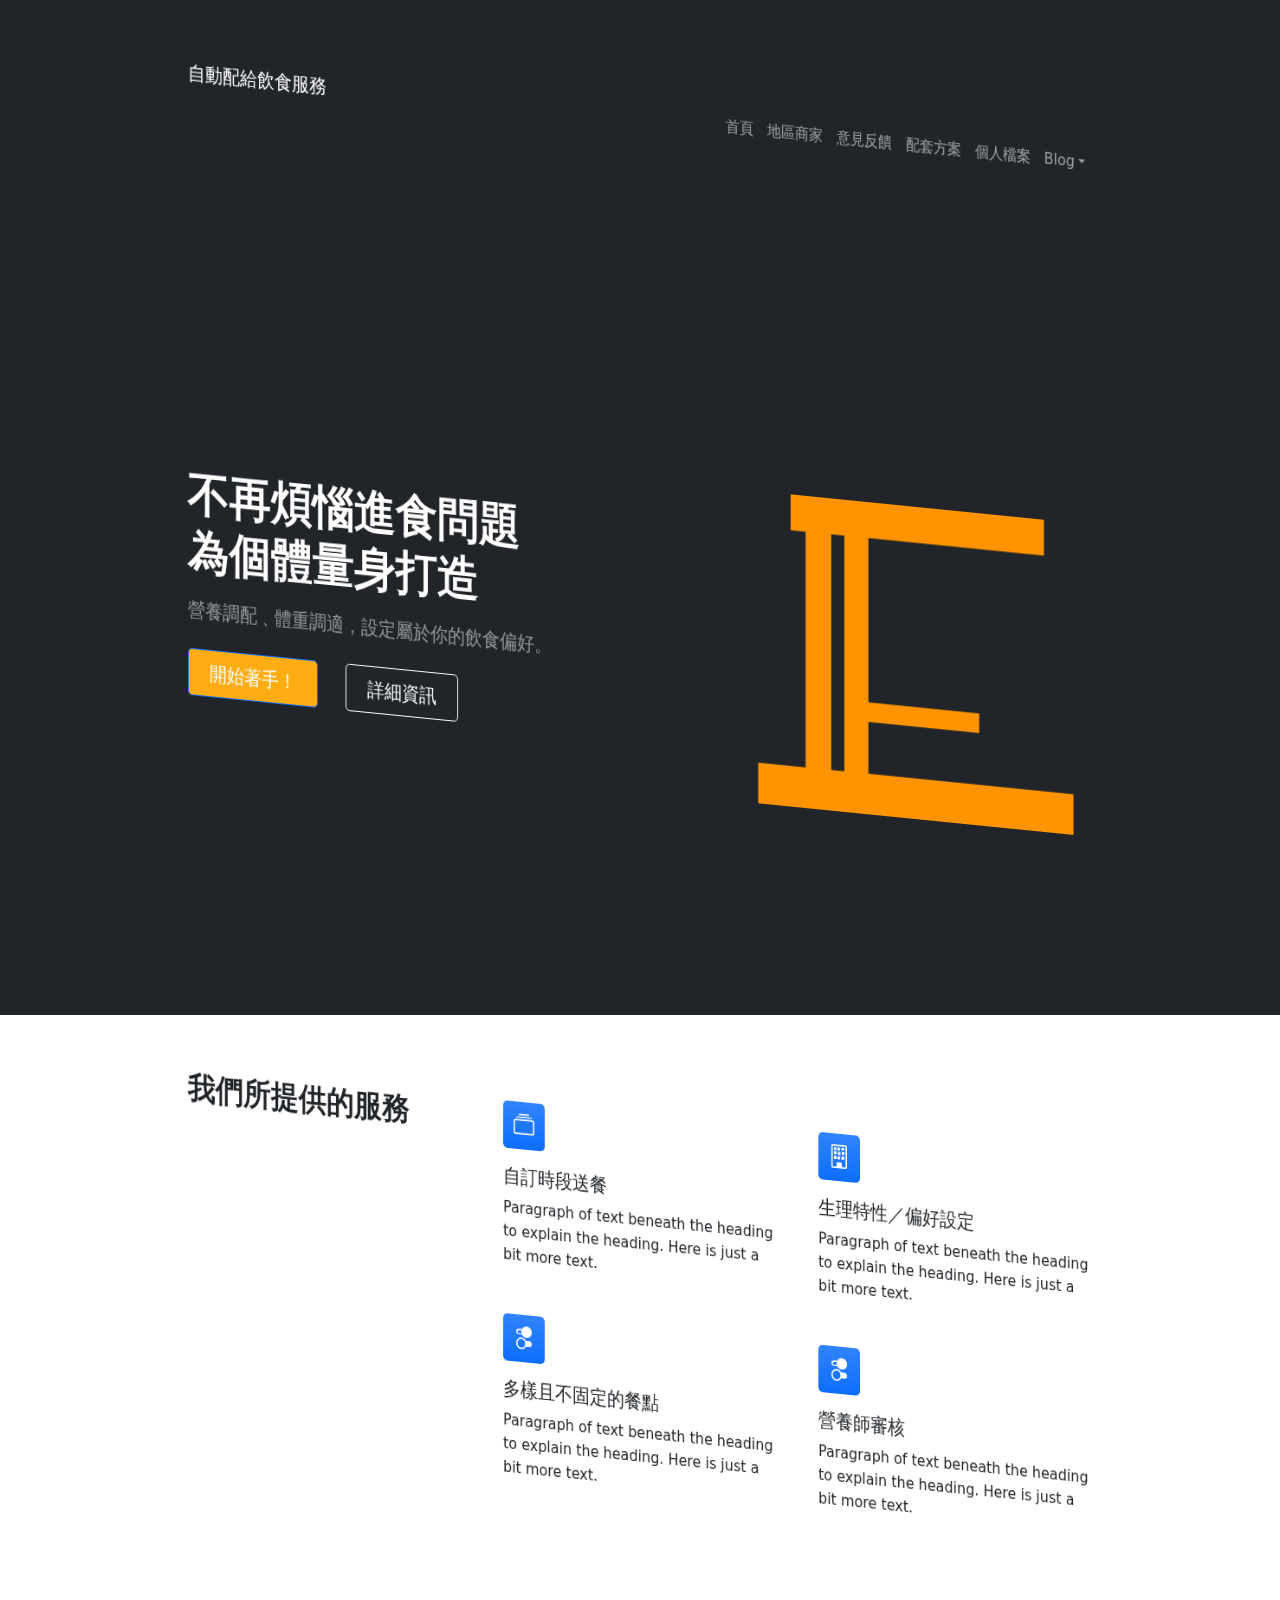
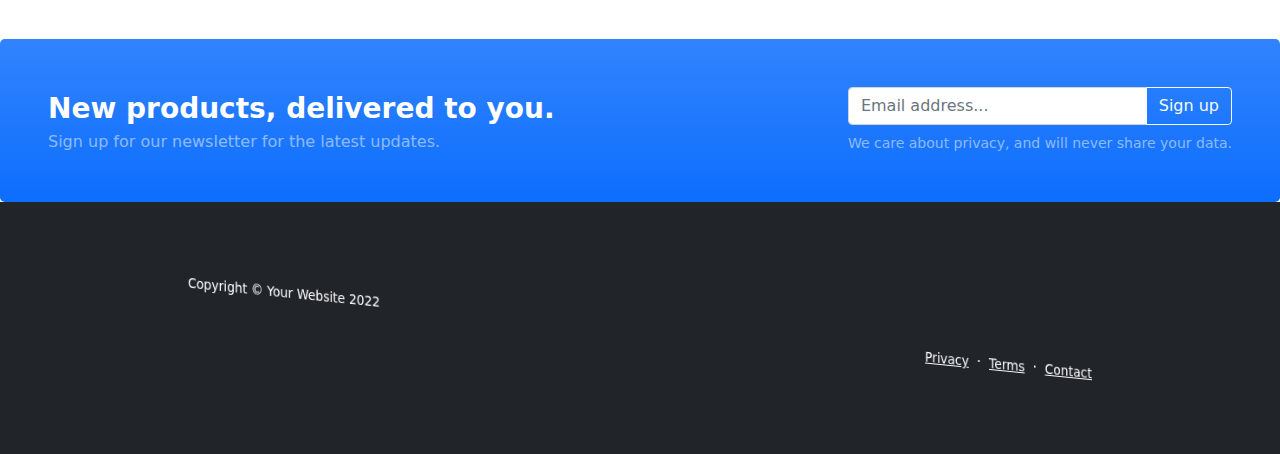
<file: index.html>
<!DOCTYPE html>
<html lang="en">
    <head>
        <meta charset="utf-8" />
        <meta name="viewport" content="width=device-width, initial-scale=1, shrink-to-fit=no" />
        <meta name="description" content="make your own diet " />
		<meta name="keywords" content="happy new year,food,breakfast,lunch,dinner,auto,tailor-made,personal,convenience,nice,
		good,great,best,excellent,wonderful,morning,evening" />
        <meta name="author" content="" />
        <title>自動給食</title>
        <!-- Favicon-->
        <link rel="icon" type="image/x-icon" href="image/ka.png" />
        <!-- Bootstrap icons-->
        <link href="https://cdn.jsdelivr.net/npm/bootstrap-icons@1.5.0/font/bootstrap-icons.css" rel="stylesheet" />
        <!-- Core theme CSS (includes Bootstrap)-->
        <link href="css/styles.css" rel="stylesheet" />
    </head>
    <body class="d-flex flex-column h-100">
        <main class="flex-shrink-0">
            <!-- Navigation-->
            <nav class="navbar navbar-expand-lg navbar-dark bg-dark">
                <div class="container px-5">
                    <a class="navbar-brand" href="index.html">自動配給飲食服務</a>
                    <button class="navbar-toggler" type="button" data-bs-toggle="collapse" data-bs-target="#navbarSupportedContent" aria-controls="navbarSupportedContent" aria-expanded="false" aria-label="Toggle navigation"><span class="navbar-toggler-icon"></span></button>
                    <div class="collapse navbar-collapse" id="navbarSupportedContent">
                        <ul class="navbar-nav ms-auto mb-2 mb-lg-0">
                            <li class="nav-item"><a class="nav-link" href="index.html">首頁</a></li>
                            <li class="nav-item"><a class="nav-link" href="about.html">地區商家</a></li>
                            <li class="nav-item"><a class="nav-link" href="contact.html">意見反饋</a></li>
                            <li class="nav-item"><a class="nav-link" href="pricing.html">配套方案</a></li>
                            <li class="nav-item"><a class="nav-link" href="portfolio-overview.html">個人檔案</a></li>
                            <li class="nav-item dropdown">
                                <a class="nav-link dropdown-toggle" id="navbarDropdownBlog" href="#" role="button" data-bs-toggle="dropdown" aria-expanded="false">Blog</a>
                                <ul class="dropdown-menu dropdown-menu-end" aria-labelledby="navbarDropdownBlog">
                                    <li><a class="dropdown-item" href="blog-home.html">Blog Home</a></li>
                                    <li><a class="dropdown-item" href="blog-post.html">Blog Post</a></li>
                                </ul>
                            </li>
                                                                                            
									
                                </ul>
                            </li>
                        </ul>
                    </div>
                </div>
            </nav>
            <!-- Header-->
            <header class="bg-dark py-5">
                <div class="container px-5">
                    <div class="row gx-5 align-items-center justify-content-center">
                        <div class="col-lg-8 col-xl-7 col-xxl-6">
                            <div class="my-5 text-center text-xl-start">
                                <h1 class="display-5 fw-bolder text-white mb-2">不再煩惱進食問題 <p>為個體量身打造</h1>
                                <p class="lead fw-normal text-white-50 mb-4">營養調配﹑體重調適，設定屬於你的飲食偏好。</p>
                                <div class="d-grid gap-3 d-sm-flex justify-content-sm-center justify-content-xl-start">
                                    <a class="btn btn-primary btn-lg px-4 me-sm-3" href="login.html" style="background-color: #FFAC12">開始著手！</a>
                                    <a class="btn btn-outline-light btn-lg px-4" href="#!">詳細資訊</a>
                                </div>
                            </div>
                        </div>
                        <div class="col-xl-5 col-xxl-6 d-none d-xl-block text-center"><img class="img-fluid rounded-3 my-5" src="image/ka.png" alt="新年快樂" /></div>
                    </div>
                </div>
            </header>
            <!-- Features section-->
            <section class="py-5" id="features">
                <div class="container px-5 my-5">
                    <div class="row gx-5">
                        <div class="col-lg-4 mb-5 mb-lg-0"><h2 class="fw-bolder mb-0">我們所提供的服務</h2></div>
                        <div class="col-lg-8">
                            <div class="row gx-5 row-cols-1 row-cols-md-2">
                                <div class="col mb-5 h-100">
                                    <div class="feature bg-primary bg-gradient text-white rounded-3 mb-3"><i class="bi bi-collection"></i></div>
                                    <h2 class="h5">自訂時段送餐</h2>
                                    <p class="mb-0">Paragraph of text beneath the heading to explain the heading. Here is just a bit more text.</p>
                                </div>
                                <div class="col mb-5 h-100">
                                    <div class="feature bg-primary bg-gradient text-white rounded-3 mb-3"><i class="bi bi-building"></i></div>
                                    <h2 class="h5">生理特性／偏好設定</h2>
                                    <p class="mb-0">Paragraph of text beneath the heading to explain the heading. Here is just a bit more text.</p>
                                </div>
                                <div class="col mb-5 mb-md-0 h-100">
                                    <div class="feature bg-primary bg-gradient text-white rounded-3 mb-3"><i class="bi bi-toggles2"></i></div>
                                    <h2 class="h5">多樣且不固定的餐點</h2>
                                    <p class="mb-0">Paragraph of text beneath the heading to explain the heading. Here is just a bit more text.</p>
                                </div>
                                <div class="col h-100">
                                    <div class="feature bg-primary bg-gradient text-white rounded-3 mb-3"><i class="bi bi-toggles2"></i></div>
                                    <h2 class="h5">營養師審核</h2>
                                    <p class="mb-0">Paragraph of text beneath the heading to explain the heading. Here is just a bit more text.</p>
                                </div>
                            </div>
                        </div>
                    </div>
                </div>
            </section>

                    <!-- Call to action-->
                    <aside class="bg-primary bg-gradient rounded-3 p-4 p-sm-5 mt-5">
                        <div class="d-flex align-items-center justify-content-between flex-column flex-xl-row text-center text-xl-start">
                            <div class="mb-4 mb-xl-0">
                                <div class="fs-3 fw-bold text-white">New products, delivered to you.</div>
                                <div class="text-white-50">Sign up for our newsletter for the latest updates.</div>
                            </div>
                            <div class="ms-xl-4">
                                <div class="input-group mb-2">
                                    <input class="form-control" type="text" placeholder="Email address..." aria-label="Email address..." aria-describedby="button-newsletter" />
                                    <button class="btn btn-outline-light" id="button-newsletter" type="button">Sign up</button>
                                </div>
                                <div class="small text-white-50">We care about privacy, and will never share your data.</div>
                            </div>
                        </div>
                    </aside>
                </div>
            </section>
        </main>
        <!-- Footer-->
        <footer class="bg-dark py-4 mt-auto">
            <div class="container px-5">
                <div class="row align-items-center justify-content-between flex-column flex-sm-row">
                    <div class="col-auto"><div class="small m-0 text-white">Copyright &copy; Your Website 2022</div></div>
                    <div class="col-auto">
                        <a class="link-light small" href="#!">Privacy</a>
                        <span class="text-white mx-1">&middot;</span>
                        <a class="link-light small" href="#!">Terms</a>
                        <span class="text-white mx-1">&middot;</span>
                        <a class="link-light small" href="#!">Contact</a>
                    </div>
                </div>
            </div>
        </footer>
        <!-- Bootstrap core JS-->
        <script src="https://cdn.jsdelivr.net/npm/bootstrap@5.1.3/dist/js/bootstrap.bundle.min.js"></script>
        <!-- Core theme JS-->
        <script src="js/scripts.js"></script>
    </body>
</html>
</file>
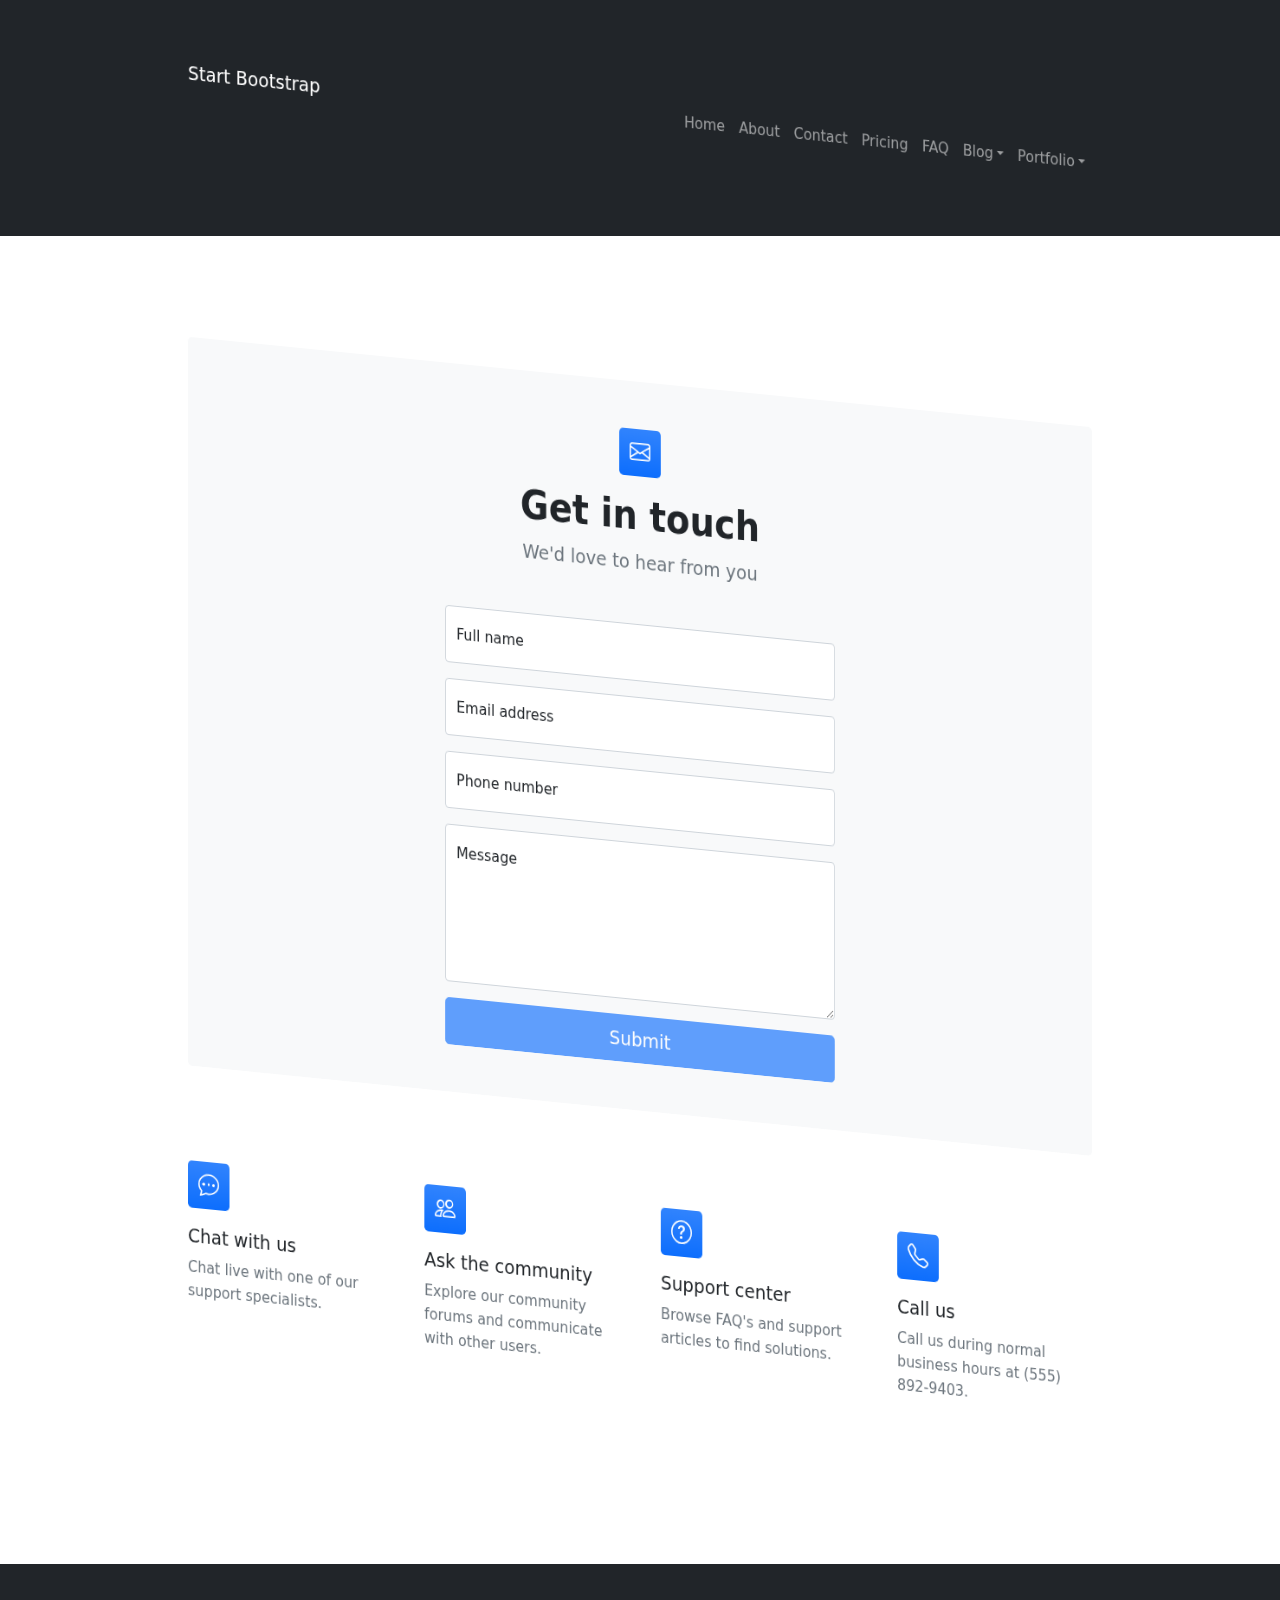
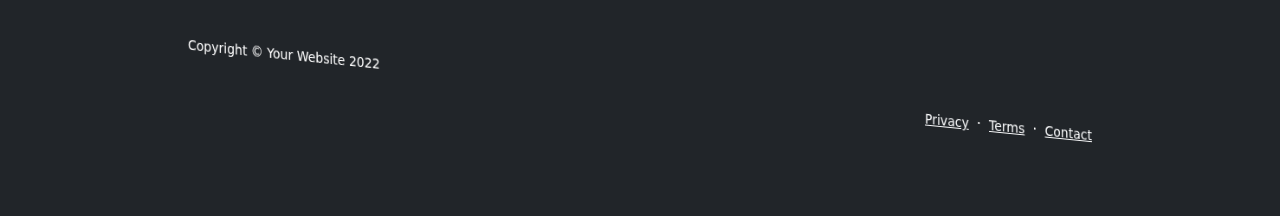
<file: contact.html>
<!DOCTYPE html>
<html lang="en">
    <head>
        <meta charset="utf-8" />
        <meta name="viewport" content="width=device-width, initial-scale=1, shrink-to-fit=no" />
        <meta name="description" content />
        <meta name="author" content />
        <title>Modern Business - Start Bootstrap Template</title>
        <!-- Favicon-->
        <link rel="icon" type="image/x-icon" href="assets/favicon.ico" />
        <!-- Bootstrap icons-->
        <link href="https://cdn.jsdelivr.net/npm/bootstrap-icons@1.5.0/font/bootstrap-icons.css" rel="stylesheet" />
        <!-- Core theme CSS (includes Bootstrap)-->
        <link href="css/styles.css" rel="stylesheet" />
    </head>
    <body class="d-flex flex-column">
        <main class="flex-shrink-0">
            <!-- Navigation-->
            <nav class="navbar navbar-expand-lg navbar-dark bg-dark">
                <div class="container px-5">
                    <a class="navbar-brand" href="index.html">Start Bootstrap</a>
                    <button class="navbar-toggler" type="button" data-bs-toggle="collapse" data-bs-target="#navbarSupportedContent" aria-controls="navbarSupportedContent" aria-expanded="false" aria-label="Toggle navigation"><span class="navbar-toggler-icon"></span></button>
                    <div class="collapse navbar-collapse" id="navbarSupportedContent">
                        <ul class="navbar-nav ms-auto mb-2 mb-lg-0">
                            <li class="nav-item"><a class="nav-link" href="index.html">Home</a></li>
                            <li class="nav-item"><a class="nav-link" href="about.html">About</a></li>
                            <li class="nav-item"><a class="nav-link" href="contact.html">Contact</a></li>
                            <li class="nav-item"><a class="nav-link" href="pricing.html">Pricing</a></li>
                            <li class="nav-item"><a class="nav-link" href="faq.html">FAQ</a></li>
                            <li class="nav-item dropdown">
                                <a class="nav-link dropdown-toggle" id="navbarDropdownBlog" href="#" role="button" data-bs-toggle="dropdown" aria-expanded="false">Blog</a>
                                <ul class="dropdown-menu dropdown-menu-end" aria-labelledby="navbarDropdownBlog">
                                    <li><a class="dropdown-item" href="blog-home.html">Blog Home</a></li>
                                    <li><a class="dropdown-item" href="blog-post.html">Blog Post</a></li>
                                </ul>
                            </li>
                            <li class="nav-item dropdown">
                                <a class="nav-link dropdown-toggle" id="navbarDropdownPortfolio" href="#" role="button" data-bs-toggle="dropdown" aria-expanded="false">Portfolio</a>
                                <ul class="dropdown-menu dropdown-menu-end" aria-labelledby="navbarDropdownPortfolio">
                                    <li><a class="dropdown-item" href="portfolio-overview.html">Portfolio Overview</a></li>
                                    <li><a class="dropdown-item" href="portfolio-item.html">Portfolio Item</a></li>
                                </ul>
                            </li>
                        </ul>
                    </div>
                </div>
            </nav>
            <!-- Page content-->
            <section class="py-5">
                <div class="container px-5">
                    <!-- Contact form-->
                    <div class="bg-light rounded-3 py-5 px-4 px-md-5 mb-5">
                        <div class="text-center mb-5">
                            <div class="feature bg-primary bg-gradient text-white rounded-3 mb-3"><i class="bi bi-envelope"></i></div>
                            <h1 class="fw-bolder">Get in touch</h1>
                            <p class="lead fw-normal text-muted mb-0">We'd love to hear from you</p>
                        </div>
                        <div class="row gx-5 justify-content-center">
                            <div class="col-lg-8 col-xl-6">
                                <!-- * * * * * * * * * * * * * * *-->
                                <!-- * * SB Forms Contact Form * *-->
                                <!-- * * * * * * * * * * * * * * *-->
                                <!-- This form is pre-integrated with SB Forms.-->
                                <!-- To make this form functional, sign up at-->
                                <!-- https://startbootstrap.com/solution/contact-forms-->
                                <!-- to get an API token!-->
                                <form id="contactForm" data-sb-form-api-token="API_TOKEN">
                                    <!-- Name input-->
                                    <div class="form-floating mb-3">
                                        <input class="form-control" id="name" type="text" placeholder="Enter your name..." data-sb-validations="required" />
                                        <label for="name">Full name</label>
                                        <div class="invalid-feedback" data-sb-feedback="name:required">A name is required.</div>
                                    </div>
                                    <!-- Email address input-->
                                    <div class="form-floating mb-3">
                                        <input class="form-control" id="email" type="email" placeholder="name@example.com" data-sb-validations="required,email" />
                                        <label for="email">Email address</label>
                                        <div class="invalid-feedback" data-sb-feedback="email:required">An email is required.</div>
                                        <div class="invalid-feedback" data-sb-feedback="email:email">Email is not valid.</div>
                                    </div>
                                    <!-- Phone number input-->
                                    <div class="form-floating mb-3">
                                        <input class="form-control" id="phone" type="tel" placeholder="(123) 456-7890" data-sb-validations="required" />
                                        <label for="phone">Phone number</label>
                                        <div class="invalid-feedback" data-sb-feedback="phone:required">A phone number is required.</div>
                                    </div>
                                    <!-- Message input-->
                                    <div class="form-floating mb-3">
                                        <textarea class="form-control" id="message" type="text" placeholder="Enter your message here..." style="height: 10rem" data-sb-validations="required"></textarea>
                                        <label for="message">Message</label>
                                        <div class="invalid-feedback" data-sb-feedback="message:required">A message is required.</div>
                                    </div>
                                    <!-- Submit success message-->
                                    <!---->
                                    <!-- This is what your users will see when the form-->
                                    <!-- has successfully submitted-->
                                    <div class="d-none" id="submitSuccessMessage">
                                        <div class="text-center mb-3">
                                            <div class="fw-bolder">Form submission successful!</div>
                                            To activate this form, sign up at
                                            <br />
                                            <a href="https://startbootstrap.com/solution/contact-forms">https://startbootstrap.com/solution/contact-forms</a>
                                        </div>
                                    </div>
                                    <!-- Submit error message-->
                                    <!---->
                                    <!-- This is what your users will see when there is-->
                                    <!-- an error submitting the form-->
                                    <div class="d-none" id="submitErrorMessage"><div class="text-center text-danger mb-3">Error sending message!</div></div>
                                    <!-- Submit Button-->
                                    <div class="d-grid"><button class="btn btn-primary btn-lg disabled" id="submitButton" type="submit">Submit</button></div>
                                </form>
                            </div>
                        </div>
                    </div>
                    <!-- Contact cards-->
                    <div class="row gx-5 row-cols-2 row-cols-lg-4 py-5">
                        <div class="col">
                            <div class="feature bg-primary bg-gradient text-white rounded-3 mb-3"><i class="bi bi-chat-dots"></i></div>
                            <div class="h5 mb-2">Chat with us</div>
                            <p class="text-muted mb-0">Chat live with one of our support specialists.</p>
                        </div>
                        <div class="col">
                            <div class="feature bg-primary bg-gradient text-white rounded-3 mb-3"><i class="bi bi-people"></i></div>
                            <div class="h5">Ask the community</div>
                            <p class="text-muted mb-0">Explore our community forums and communicate with other users.</p>
                        </div>
                        <div class="col">
                            <div class="feature bg-primary bg-gradient text-white rounded-3 mb-3"><i class="bi bi-question-circle"></i></div>
                            <div class="h5">Support center</div>
                            <p class="text-muted mb-0">Browse FAQ's and support articles to find solutions.</p>
                        </div>
                        <div class="col">
                            <div class="feature bg-primary bg-gradient text-white rounded-3 mb-3"><i class="bi bi-telephone"></i></div>
                            <div class="h5">Call us</div>
                            <p class="text-muted mb-0">Call us during normal business hours at (555) 892-9403.</p>
                        </div>
                    </div>
                </div>
            </section>
        </main>
        <!-- Footer-->
        <footer class="bg-dark py-4 mt-auto">
            <div class="container px-5">
                <div class="row align-items-center justify-content-between flex-column flex-sm-row">
                    <div class="col-auto"><div class="small m-0 text-white">Copyright &copy; Your Website 2022</div></div>
                    <div class="col-auto">
                        <a class="link-light small" href="#!">Privacy</a>
                        <span class="text-white mx-1">&middot;</span>
                        <a class="link-light small" href="#!">Terms</a>
                        <span class="text-white mx-1">&middot;</span>
                        <a class="link-light small" href="#!">Contact</a>
                    </div>
                </div>
            </div>
        </footer>
        <!-- Bootstrap core JS-->
        <script src="https://cdn.jsdelivr.net/npm/bootstrap@5.1.3/dist/js/bootstrap.bundle.min.js"></script>
        <!-- Core theme JS-->
        <script src="js/scripts.js"></script>
        <!-- * * * * * * * * * * * * * * * * * * * * * * * * * * * * * * * * * * * * * * * *-->
        <!-- * *                               SB Forms JS                               * *-->
        <!-- * * Activate your form at https://startbootstrap.com/solution/contact-forms * *-->
        <!-- * * * * * * * * * * * * * * * * * * * * * * * * * * * * * * * * * * * * * * * *-->
        <script src="https://cdn.startbootstrap.com/sb-forms-latest.js"></script>
    </body>
</html>
</file>
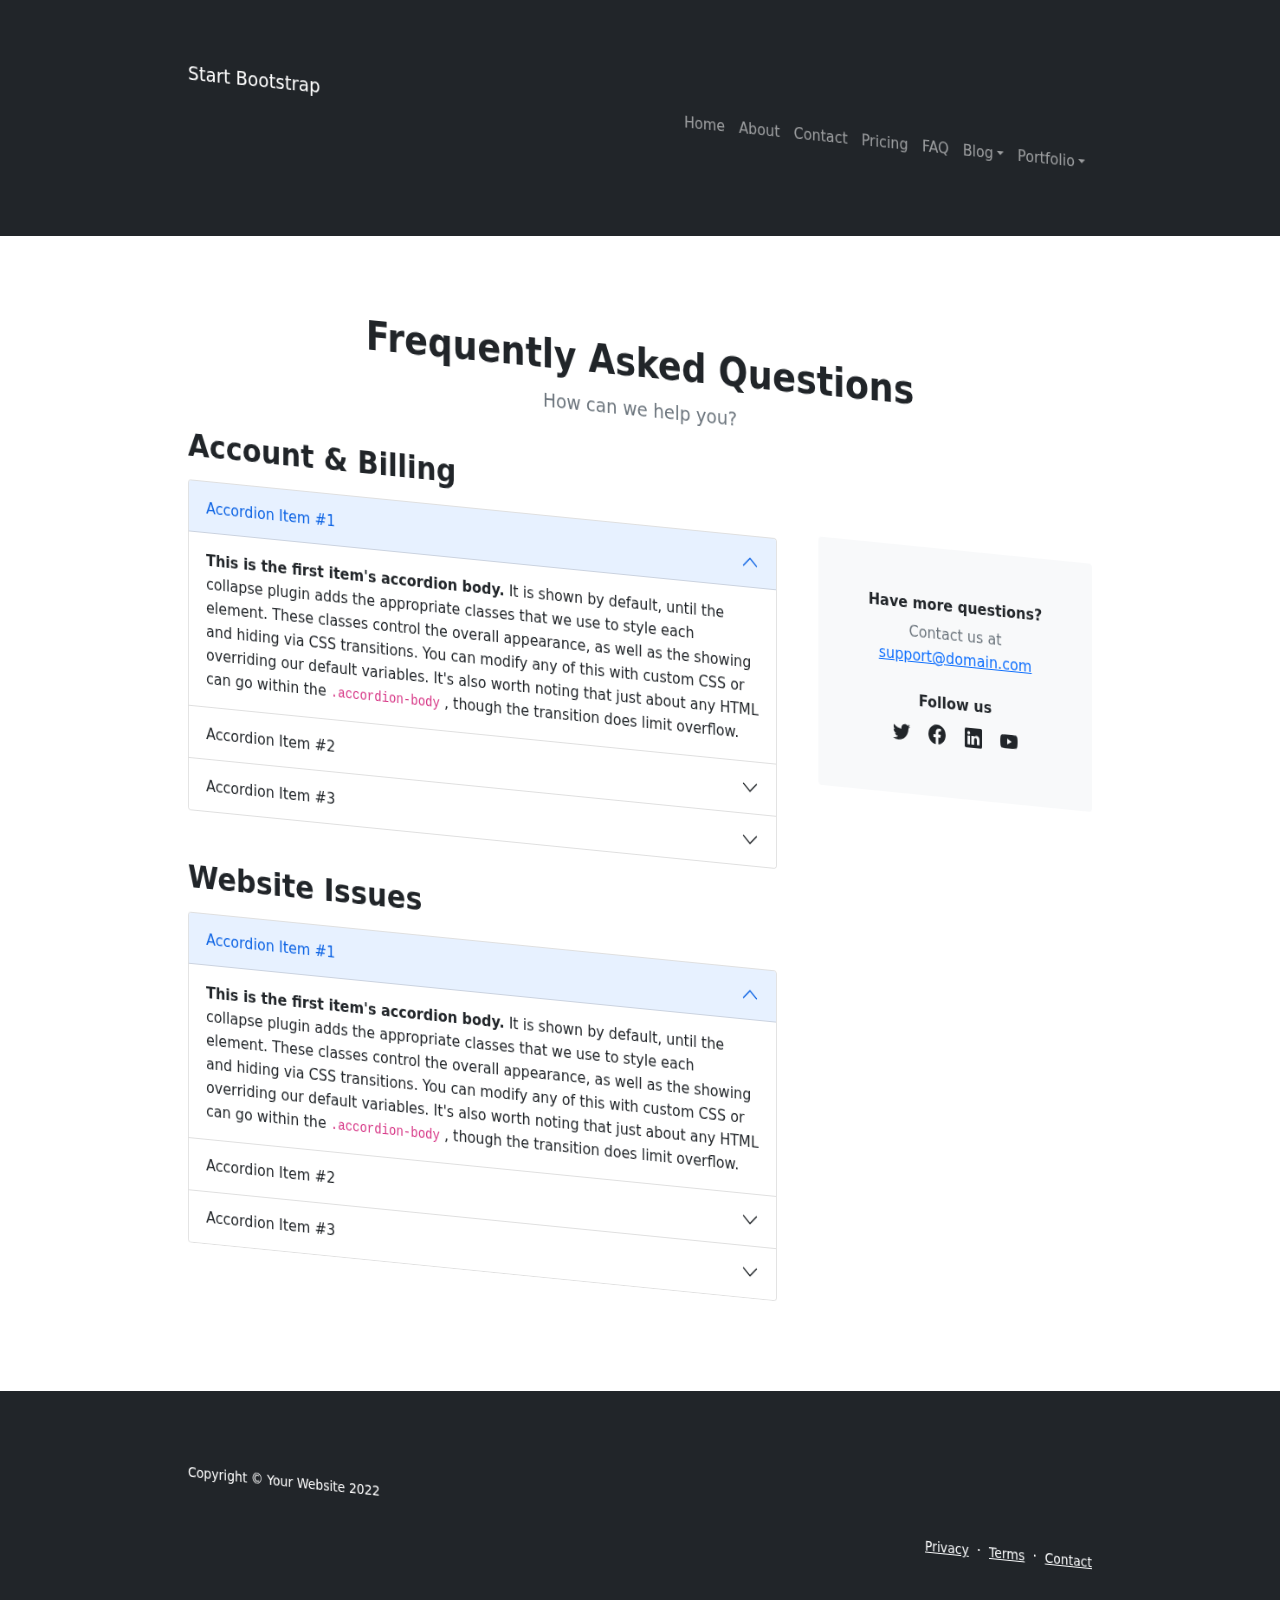
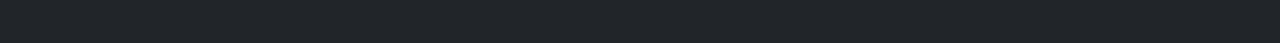
<file: faq.html>
<!DOCTYPE html>
<html lang="en">
    <head>
        <meta charset="utf-8" />
        <meta name="viewport" content="width=device-width, initial-scale=1, shrink-to-fit=no" />
        <meta name="description" content="" />
        <meta name="author" content="" />
        <title>Modern Business - Start Bootstrap Template</title>
        <!-- Favicon-->
        <link rel="icon" type="image/x-icon" href="assets/favicon.ico" />
        <!-- Bootstrap icons-->
        <link href="https://cdn.jsdelivr.net/npm/bootstrap-icons@1.5.0/font/bootstrap-icons.css" rel="stylesheet" />
        <!-- Core theme CSS (includes Bootstrap)-->
        <link href="css/styles.css" rel="stylesheet" />
    </head>
    <body class="d-flex flex-column h-100">
        <main class="flex-shrink-0">
            <!-- Navigation-->
            <nav class="navbar navbar-expand-lg navbar-dark bg-dark">
                <div class="container px-5">
                    <a class="navbar-brand" href="index.html">Start Bootstrap</a>
                    <button class="navbar-toggler" type="button" data-bs-toggle="collapse" data-bs-target="#navbarSupportedContent" aria-controls="navbarSupportedContent" aria-expanded="false" aria-label="Toggle navigation"><span class="navbar-toggler-icon"></span></button>
                    <div class="collapse navbar-collapse" id="navbarSupportedContent">
                        <ul class="navbar-nav ms-auto mb-2 mb-lg-0">
                            <li class="nav-item"><a class="nav-link" href="index.html">Home</a></li>
                            <li class="nav-item"><a class="nav-link" href="about.html">About</a></li>
                            <li class="nav-item"><a class="nav-link" href="contact.html">Contact</a></li>
                            <li class="nav-item"><a class="nav-link" href="pricing.html">Pricing</a></li>
                            <li class="nav-item"><a class="nav-link" href="faq.html">FAQ</a></li>
                            <li class="nav-item dropdown">
                                <a class="nav-link dropdown-toggle" id="navbarDropdownBlog" href="#" role="button" data-bs-toggle="dropdown" aria-expanded="false">Blog</a>
                                <ul class="dropdown-menu dropdown-menu-end" aria-labelledby="navbarDropdownBlog">
                                    <li><a class="dropdown-item" href="blog-home.html">Blog Home</a></li>
                                    <li><a class="dropdown-item" href="blog-post.html">Blog Post</a></li>
                                </ul>
                            </li>
                            <li class="nav-item dropdown">
                                <a class="nav-link dropdown-toggle" id="navbarDropdownPortfolio" href="#" role="button" data-bs-toggle="dropdown" aria-expanded="false">Portfolio</a>
                                <ul class="dropdown-menu dropdown-menu-end" aria-labelledby="navbarDropdownPortfolio">
                                    <li><a class="dropdown-item" href="portfolio-overview.html">Portfolio Overview</a></li>
                                    <li><a class="dropdown-item" href="portfolio-item.html">Portfolio Item</a></li>
                                </ul>
                            </li>
                        </ul>
                    </div>
                </div>
            </nav>
            <!-- Page Content-->
            <section class="py-5">
                <div class="container px-5 my-5">
                    <div class="text-center mb-5">
                        <h1 class="fw-bolder">Frequently Asked Questions</h1>
                        <p class="lead fw-normal text-muted mb-0">How can we help you?</p>
                    </div>
                    <div class="row gx-5">
                        <div class="col-xl-8">
                            <!-- FAQ Accordion 1-->
                            <h2 class="fw-bolder mb-3">Account &amp; Billing</h2>
                            <div class="accordion mb-5" id="accordionExample">
                                <div class="accordion-item">
                                    <h3 class="accordion-header" id="headingOne"><button class="accordion-button" type="button" data-bs-toggle="collapse" data-bs-target="#collapseOne" aria-expanded="true" aria-controls="collapseOne">Accordion Item #1</button></h3>
                                    <div class="accordion-collapse collapse show" id="collapseOne" aria-labelledby="headingOne" data-bs-parent="#accordionExample">
                                        <div class="accordion-body">
                                            <strong>This is the first item's accordion body.</strong>
                                            It is shown by default, until the collapse plugin adds the appropriate classes that we use to style each element. These classes control the overall appearance, as well as the showing and hiding via CSS transitions. You can modify any of this with custom CSS or overriding our default variables. It's also worth noting that just about any HTML can go within the
                                            <code>.accordion-body</code>
                                            , though the transition does limit overflow.
                                        </div>
                                    </div>
                                </div>
                                <div class="accordion-item">
                                    <h3 class="accordion-header" id="headingTwo"><button class="accordion-button collapsed" type="button" data-bs-toggle="collapse" data-bs-target="#collapseTwo" aria-expanded="false" aria-controls="collapseTwo">Accordion Item #2</button></h3>
                                    <div class="accordion-collapse collapse" id="collapseTwo" aria-labelledby="headingTwo" data-bs-parent="#accordionExample">
                                        <div class="accordion-body">
                                            <strong>This is the second item's accordion body.</strong>
                                            It is hidden by default, until the collapse plugin adds the appropriate classes that we use to style each element. These classes control the overall appearance, as well as the showing and hiding via CSS transitions. You can modify any of this with custom CSS or overriding our default variables. It's also worth noting that just about any HTML can go within the
                                            <code>.accordion-body</code>
                                            , though the transition does limit overflow.
                                        </div>
                                    </div>
                                </div>
                                <div class="accordion-item">
                                    <h3 class="accordion-header" id="headingThree"><button class="accordion-button collapsed" type="button" data-bs-toggle="collapse" data-bs-target="#collapseThree" aria-expanded="false" aria-controls="collapseThree">Accordion Item #3</button></h3>
                                    <div class="accordion-collapse collapse" id="collapseThree" aria-labelledby="headingThree" data-bs-parent="#accordionExample">
                                        <div class="accordion-body">
                                            <strong>This is the third item's accordion body.</strong>
                                            It is hidden by default, until the collapse plugin adds the appropriate classes that we use to style each element. These classes control the overall appearance, as well as the showing and hiding via CSS transitions. You can modify any of this with custom CSS or overriding our default variables. It's also worth noting that just about any HTML can go within the
                                            <code>.accordion-body</code>
                                            , though the transition does limit overflow.
                                        </div>
                                    </div>
                                </div>
                            </div>
                            <!-- FAQ Accordion 2-->
                            <h2 class="fw-bolder mb-3">Website Issues</h2>
                            <div class="accordion mb-5 mb-xl-0" id="accordionExample2">
                                <div class="accordion-item">
                                    <h3 class="accordion-header" id="headingOne"><button class="accordion-button" type="button" data-bs-toggle="collapse" data-bs-target="#collapseOne" aria-expanded="true" aria-controls="collapseOne">Accordion Item #1</button></h3>
                                    <div class="accordion-collapse collapse show" id="collapseOne" aria-labelledby="headingOne" data-bs-parent="#accordionExample2">
                                        <div class="accordion-body">
                                            <strong>This is the first item's accordion body.</strong>
                                            It is shown by default, until the collapse plugin adds the appropriate classes that we use to style each element. These classes control the overall appearance, as well as the showing and hiding via CSS transitions. You can modify any of this with custom CSS or overriding our default variables. It's also worth noting that just about any HTML can go within the
                                            <code>.accordion-body</code>
                                            , though the transition does limit overflow.
                                        </div>
                                    </div>
                                </div>
                                <div class="accordion-item">
                                    <h3 class="accordion-header" id="headingTwo"><button class="accordion-button collapsed" type="button" data-bs-toggle="collapse" data-bs-target="#collapseTwo" aria-expanded="false" aria-controls="collapseTwo">Accordion Item #2</button></h3>
                                    <div class="accordion-collapse collapse" id="collapseTwo" aria-labelledby="headingTwo" data-bs-parent="#accordionExample2">
                                        <div class="accordion-body">
                                            <strong>This is the second item's accordion body.</strong>
                                            It is hidden by default, until the collapse plugin adds the appropriate classes that we use to style each element. These classes control the overall appearance, as well as the showing and hiding via CSS transitions. You can modify any of this with custom CSS or overriding our default variables. It's also worth noting that just about any HTML can go within the
                                            <code>.accordion-body</code>
                                            , though the transition does limit overflow.
                                        </div>
                                    </div>
                                </div>
                                <div class="accordion-item">
                                    <h3 class="accordion-header" id="headingThree"><button class="accordion-button collapsed" type="button" data-bs-toggle="collapse" data-bs-target="#collapseThree" aria-expanded="false" aria-controls="collapseThree">Accordion Item #3</button></h3>
                                    <div class="accordion-collapse collapse" id="collapseThree" aria-labelledby="headingThree" data-bs-parent="#accordionExample2">
                                        <div class="accordion-body">
                                            <strong>This is the third item's accordion body.</strong>
                                            It is hidden by default, until the collapse plugin adds the appropriate classes that we use to style each element. These classes control the overall appearance, as well as the showing and hiding via CSS transitions. You can modify any of this with custom CSS or overriding our default variables. It's also worth noting that just about any HTML can go within the
                                            <code>.accordion-body</code>
                                            , though the transition does limit overflow.
                                        </div>
                                    </div>
                                </div>
                            </div>
                        </div>
                        <div class="col-xl-4">
                            <div class="card border-0 bg-light mt-xl-5">
                                <div class="card-body p-4 py-lg-5">
                                    <div class="d-flex align-items-center justify-content-center">
                                        <div class="text-center">
                                            <div class="h6 fw-bolder">Have more questions?</div>
                                            <p class="text-muted mb-4">
                                                Contact us at
                                                <br />
                                                <a href="#!">support@domain.com</a>
                                            </p>
                                            <div class="h6 fw-bolder">Follow us</div>
                                            <a class="fs-5 px-2 link-dark" href="#!"><i class="bi-twitter"></i></a>
                                            <a class="fs-5 px-2 link-dark" href="#!"><i class="bi-facebook"></i></a>
                                            <a class="fs-5 px-2 link-dark" href="#!"><i class="bi-linkedin"></i></a>
                                            <a class="fs-5 px-2 link-dark" href="#!"><i class="bi-youtube"></i></a>
                                        </div>
                                    </div>
                                </div>
                            </div>
                        </div>
                    </div>
                </div>
            </section>
        </main>
        <!-- Footer-->
        <footer class="bg-dark py-4 mt-auto">
            <div class="container px-5">
                <div class="row align-items-center justify-content-between flex-column flex-sm-row">
                    <div class="col-auto"><div class="small m-0 text-white">Copyright &copy; Your Website 2022</div></div>
                    <div class="col-auto">
                        <a class="link-light small" href="#!">Privacy</a>
                        <span class="text-white mx-1">&middot;</span>
                        <a class="link-light small" href="#!">Terms</a>
                        <span class="text-white mx-1">&middot;</span>
                        <a class="link-light small" href="#!">Contact</a>
                    </div>
                </div>
            </div>
        </footer>
        <!-- Bootstrap core JS-->
        <script src="https://cdn.jsdelivr.net/npm/bootstrap@5.1.3/dist/js/bootstrap.bundle.min.js"></script>
        <!-- Core theme JS-->
        <script src="js/scripts.js"></script>
    </body>
</html>
</file>
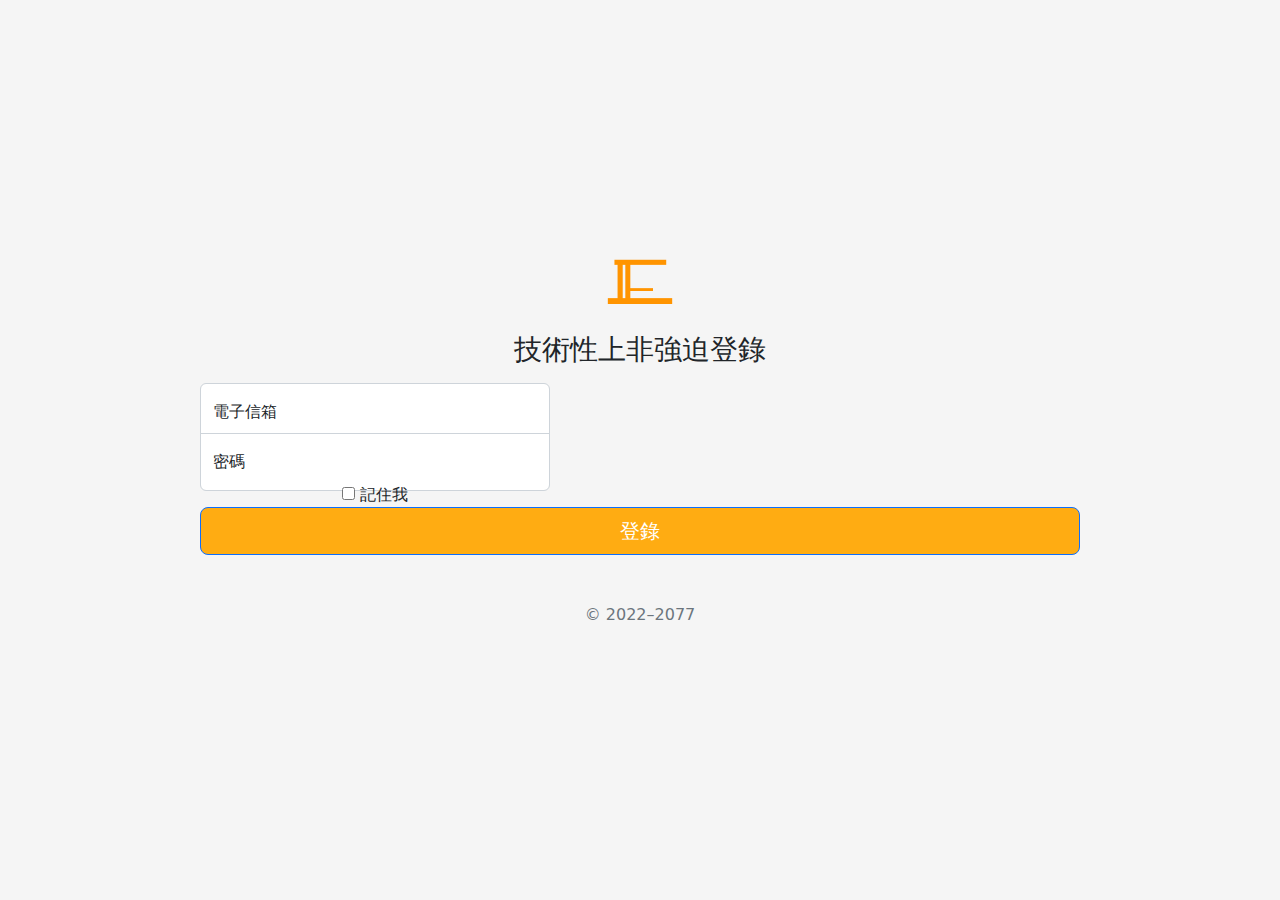
<file: login.html>
<!doctype html>
<html lang="en">
  <head>
    <meta charset="utf-8">
    <meta name="viewport" content="width=device-width, initial-scale=1">
    <meta name="description" content="">
    <meta name="author" content="Mark Otto, Jacob Thornton, and Bootstrap contributors">
    <meta name="generator" content="Hugo 0.104.2">
    <title>登入登入登入</title>

    <link rel="canonical" href="https://getbootstrap.com/docs/5.2/examples/sign-in/">

    

    

<link href="css/bootstrap.min.css" rel="stylesheet">

    <style>
	
      .bd-placeholder-img {
        font-size: 1.125rem;
        text-anchor: middle;
        -webkit-user-select: none;
        -moz-user-select: none;
        user-select: none;
      }

      @media (min-width: 768px) {
        .bd-placeholder-img-lg {
          font-size: 3.5rem;
        }
      }

      .b-example-divider {
        height: 3rem;
        background-color: rgba(0, 0, 0, .1);
        border: solid rgba(0, 0, 0, .15);
        border-width: 1px 0;
        box-shadow: inset 0 .5em 1.5em rgba(0, 0, 0, .1), inset 0 .125em .5em rgba(0, 0, 0, .15);
      }

      .b-example-vr {
        flex-shrink: 0;
        width: 1.5rem;
        height: 100vh;
      }

      .bi {
        vertical-align: -.125em;
        fill: currentColor;
      }

      .nav-scroller {
        position: relative;
        z-index: 2;
        height: 2.75rem;
        overflow-y: hidden;
      }

      .nav-scroller .nav {
        display: flex;
        flex-wrap: nowrap;
        padding-bottom: 1rem;
        margin-top: -1px;
        overflow-x: auto;
        text-align: center;
        white-space: nowrap;
        -webkit-overflow-scrolling: touch;
		
		
      }
	  
    </style>

    
    <!-- Custom styles for this template -->
    <link href="css/signin.css" rel="stylesheet">
  </head>
  <body class="text-center">
    
<main class="form-signin w-100 m-auto">
  <form action="portfolio-overview.html">
    <img class="mb-4" src="image/ka.png" alt="" width="72" height="57">
    <h1 class="h3 mb-3 fw-normal">技術性上非強迫登錄</h1>

    <div class="form-floating">
      <input type="email" class="form-control" id="floatingInput" placeholder="name@example.com">
      <label for="floatingInput">電子信箱</label>
    </div>
    <div class="form-floating">
      <input type="password" class="form-control" id="floatingPassword" placeholder="Password">
      <label for="floatingPassword">密碼</label>
    </div>

    <div class="checkbox mb-3">
      <label>
        <input type="checkbox" value="remember-me"> 記住我
      </label>
    </div>
	<br>
    <button class="w-100 btn btn-lg btn-primary" type="submit" style="background-color: #FFAC12"<a>登錄</button>
    <p class="mt-5 mb-3 text-muted">&copy; 2022–2077</p>
  </form>
</main>


    
  </body>
</html>
</file>
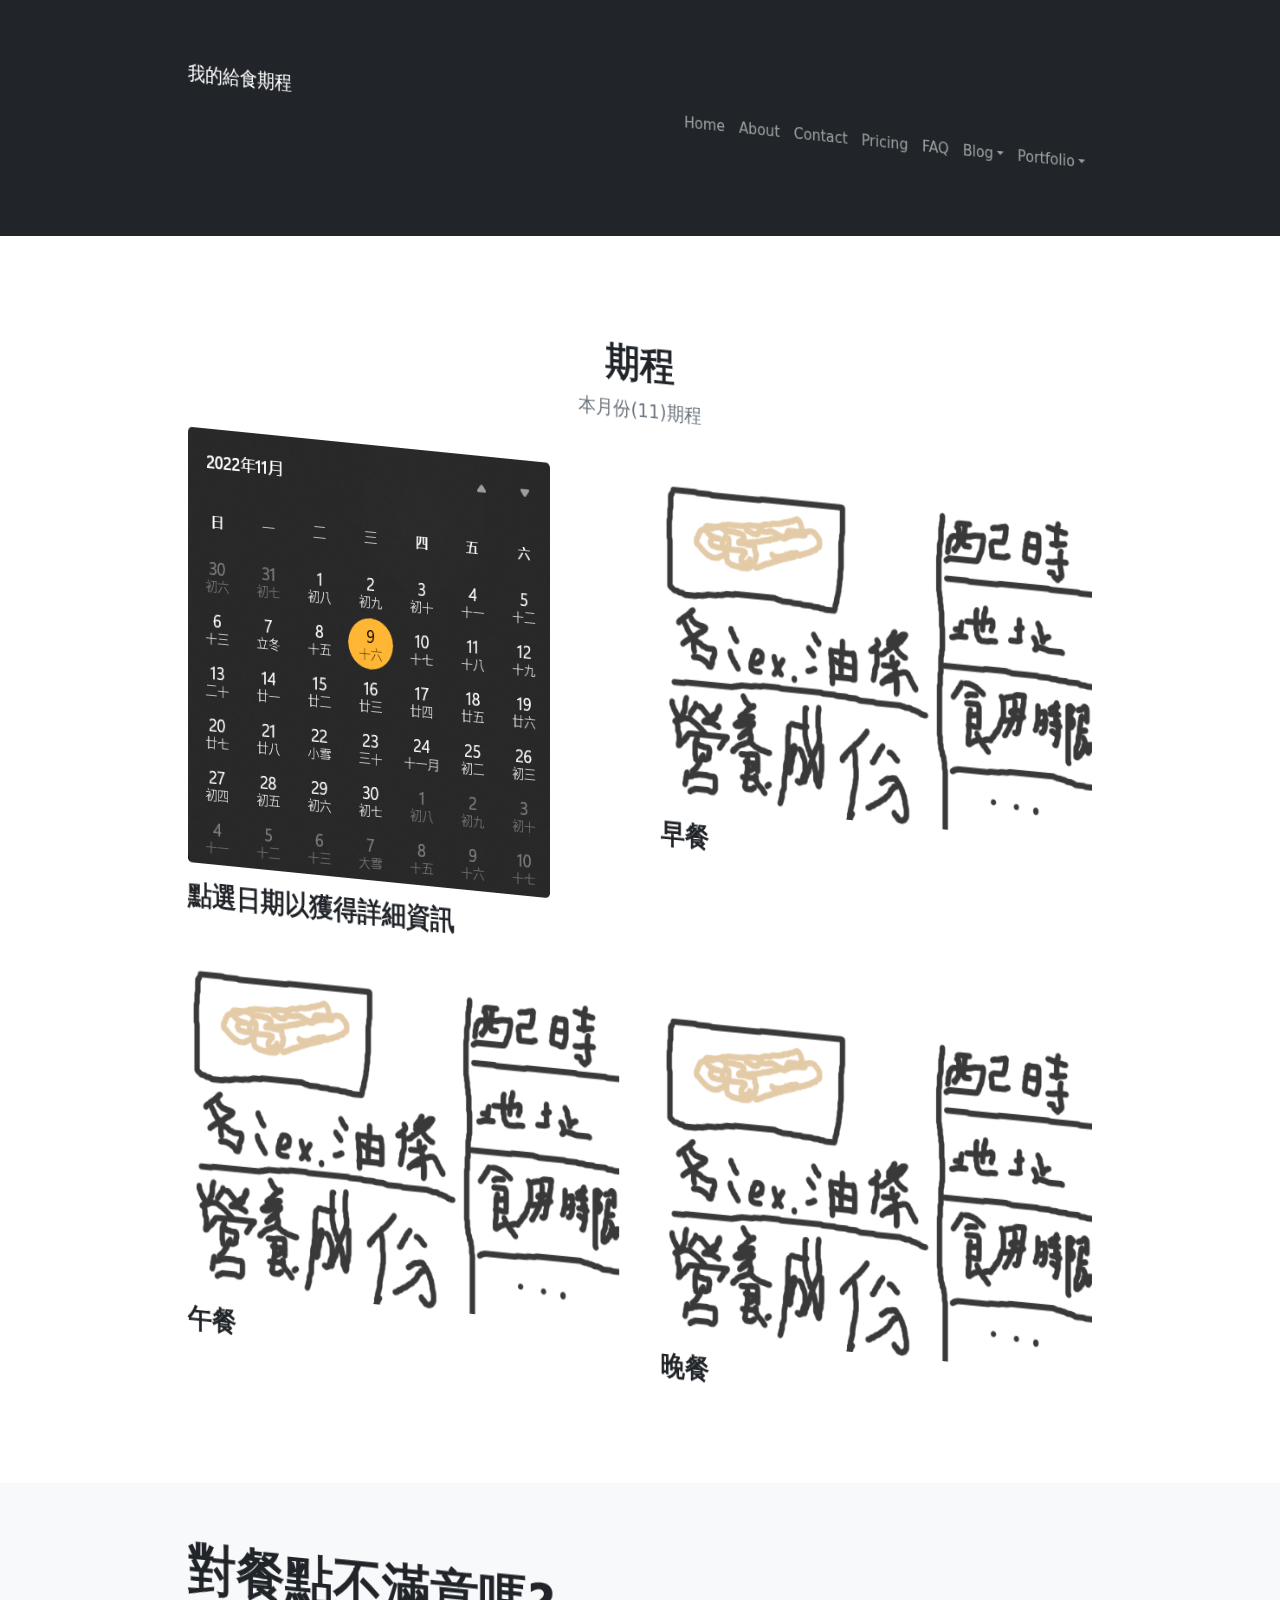
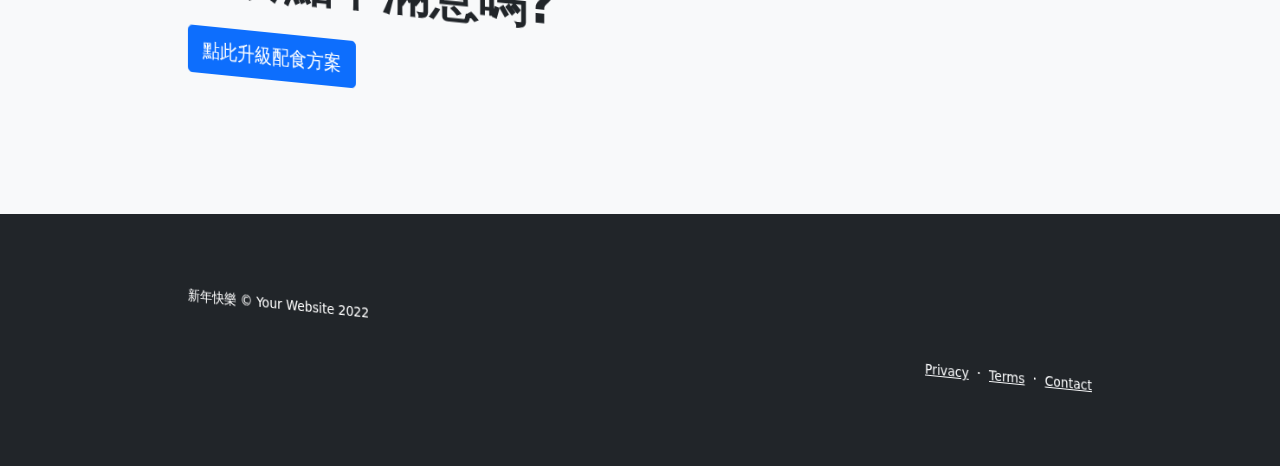
<file: portfolio-overview.html>
<!DOCTYPE html>
<html lang="en">
    <head>
        <meta charset="utf-8" />
        <meta name="viewport" content="width=device-width, initial-scale=1, shrink-to-fit=no" />
        <meta name="description" content="" />
        <meta name="author" content="" />
        <title>個人檔案</title>
        <!-- Favicon-->
        <link rel="icon" type="image/x-icon" href="assets/favicon.ico" />
        <!-- Bootstrap icons-->
        <link href="https://cdn.jsdelivr.net/npm/bootstrap-icons@1.5.0/font/bootstrap-icons.css" rel="stylesheet" />
        <!-- Core theme CSS (includes Bootstrap)-->
        <link href="css/styles.css" rel="stylesheet" />
    </head>
    <body class="d-flex flex-column h-100">
        <main class="flex-shrink-0">
            <!-- Navigation-->
            <nav class="navbar navbar-expand-lg navbar-dark bg-dark">
                <div class="container px-5">
                    <a class="navbar-brand" href="index.html">我的給食期程</a>
                    <button class="navbar-toggler" type="button" data-bs-toggle="collapse" data-bs-target="#navbarSupportedContent" aria-controls="navbarSupportedContent" aria-expanded="false" aria-label="Toggle navigation"><span class="navbar-toggler-icon"></span></button>
                    <div class="collapse navbar-collapse" id="navbarSupportedContent">
                        <ul class="navbar-nav ms-auto mb-2 mb-lg-0">
                            <li class="nav-item"><a class="nav-link" href="index.html">Home</a></li>
                            <li class="nav-item"><a class="nav-link" href="about.html">About</a></li>
                            <li class="nav-item"><a class="nav-link" href="contact.html">Contact</a></li>
                            <li class="nav-item"><a class="nav-link" href="pricing.html">Pricing</a></li>
                            <li class="nav-item"><a class="nav-link" href="faq.html">FAQ</a></li>
                            <li class="nav-item dropdown">
                                <a class="nav-link dropdown-toggle" id="navbarDropdownBlog" href="#" role="button" data-bs-toggle="dropdown" aria-expanded="false">Blog</a>
                                <ul class="dropdown-menu dropdown-menu-end" aria-labelledby="navbarDropdownBlog">
                                    <li><a class="dropdown-item" href="blog-home.html">Blog Home</a></li>
                                    <li><a class="dropdown-item" href="blog-post.html">Blog Post</a></li>
                                </ul>
                            </li>
                            <li class="nav-item dropdown">
                                <a class="nav-link dropdown-toggle" id="navbarDropdownPortfolio" href="#" role="button" data-bs-toggle="dropdown" aria-expanded="false">Portfolio</a>
                                <ul class="dropdown-menu dropdown-menu-end" aria-labelledby="navbarDropdownPortfolio">
                                    <li><a class="dropdown-item" href="portfolio-overview.html">Portfolio Overview</a></li>
                                    <li><a class="dropdown-item" href="portfolio-item.html">Portfolio Item</a></li>
                                </ul>
                            </li>
                        </ul>
                    </div>
                </div>
            </nav>
            <!-- Page Content-->
            <section class="py-5">
                <div class="container px-5 my-5">
                    <div class="text-center mb-5">
                        <h1 class="fw-bolder">期程</h1>
                        <p class="lead fw-normal text-muted mb-0">本月份(11)期程</p>
                    </div>
                    <div class="row gx-5">
                        <div class="col-lg-6">
                            <div class="position-relative mb-5">
                                <img class="img-fluid rounded-3 mb-3" src="image/wa.png" alt="..." / width="">
                                <a class="h3 fw-bolder text-decoration-none link-dark stretched-link" href="#!"><p>點選日期以獲得詳細資訊</a>
                            </div>
                        </div>
                        <div class="col-lg-6">
                            <div class="position-relative mb-5">
                                <img class="img-fluid rounded-3 mb-3" src="image/ua.png" alt="..." />
                                <a class="h3 fw-bolder text-decoration-none link-dark stretched-link" href="#!">早餐</a>
                            </div>
                        </div>
                        <div class="col-lg-6">
                            <div class="position-relative mb-5 mb-lg-0">
                                <img class="img-fluid rounded-3 mb-3" src="image/ua.png" alt="..." />
                                <a class="h3 fw-bolder text-decoration-none link-dark stretched-link" href="#!">午餐</a>
                            </div>
                        </div>
                        <div class="col-lg-6">
                            <div class="position-relative">
                                <img class="img-fluid rounded-3 mb-3" src="image/ua.png" alt="..." />
                                <a class="h3 fw-bolder text-decoration-none link-dark stretched-link" href="#!">晚餐</a>
                            </div>
                        </div>
                    </div>
                </div>
            </section>
            <section class="py-5 bg-light">
                <div class="container px-5 my-5">
                    <h2 class="display-4 fw-bolder mb-4">對餐點不滿意嗎?</h2>
                    <a class="btn btn-lg btn-primary" href="#!">點此升級配食方案</a>
                </div>
            </section>
        </main>
        <!-- Footer-->
        <footer class="bg-dark py-4 mt-auto">
            <div class="container px-5">
                <div class="row align-items-center justify-content-between flex-column flex-sm-row">
                    <div class="col-auto"><div class="small m-0 text-white">新年快樂 &copy; Your Website 2022</div></div>
                    <div class="col-auto">
                        <a class="link-light small" href="#!">Privacy</a>
                        <span class="text-white mx-1">&middot;</span>
                        <a class="link-light small" href="#!">Terms</a>
                        <span class="text-white mx-1">&middot;</span>
                        <a class="link-light small" href="#!">Contact</a>
                    </div>
                </div>
            </div>
        </footer>
        <!-- Bootstrap core JS-->
        <script src="https://cdn.jsdelivr.net/npm/bootstrap@5.1.3/dist/js/bootstrap.bundle.min.js"></script>
        <!-- Core theme JS-->
        <script src="js/scripts.js"></script>
    </body>
</html>
</file>
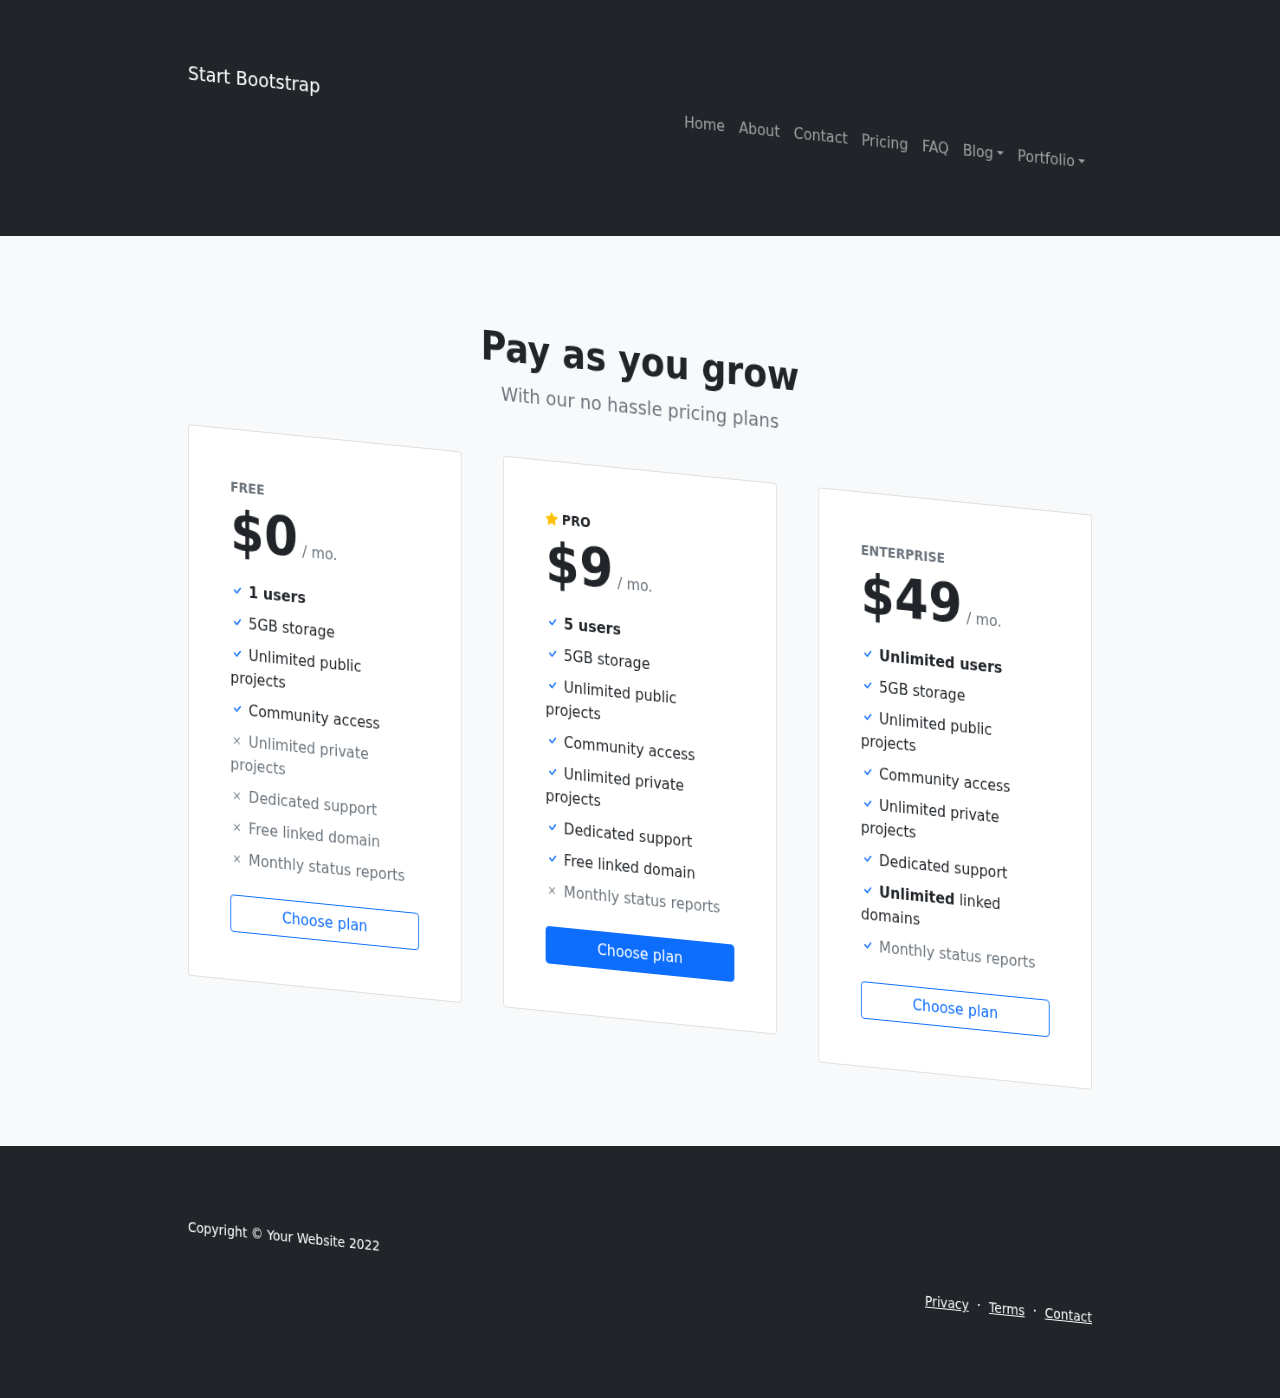
<file: pricing.html>
<!DOCTYPE html>
<html lang="en">
    <head>
        <meta charset="utf-8" />
        <meta name="viewport" content="width=device-width, initial-scale=1, shrink-to-fit=no" />
        <meta name="description" content="" />
        <meta name="author" content="" />
        <title>Modern Business - Start Bootstrap Template</title>
        <!-- Favicon-->
        <link rel="icon" type="image/x-icon" href="assets/favicon.ico" />
        <!-- Bootstrap icons-->
        <link href="https://cdn.jsdelivr.net/npm/bootstrap-icons@1.5.0/font/bootstrap-icons.css" rel="stylesheet" />
        <!-- Core theme CSS (includes Bootstrap)-->
        <link href="css/styles.css" rel="stylesheet" />
    </head>
    <body class="d-flex flex-column">
        <main class="flex-shrink-0">
            <!-- Navigation-->
            <nav class="navbar navbar-expand-lg navbar-dark bg-dark">
                <div class="container px-5">
                    <a class="navbar-brand" href="index.html">Start Bootstrap</a>
                    <button class="navbar-toggler" type="button" data-bs-toggle="collapse" data-bs-target="#navbarSupportedContent" aria-controls="navbarSupportedContent" aria-expanded="false" aria-label="Toggle navigation"><span class="navbar-toggler-icon"></span></button>
                    <div class="collapse navbar-collapse" id="navbarSupportedContent">
                        <ul class="navbar-nav ms-auto mb-2 mb-lg-0">
                            <li class="nav-item"><a class="nav-link" href="index.html">Home</a></li>
                            <li class="nav-item"><a class="nav-link" href="about.html">About</a></li>
                            <li class="nav-item"><a class="nav-link" href="contact.html">Contact</a></li>
                            <li class="nav-item"><a class="nav-link" href="pricing.html">Pricing</a></li>
                            <li class="nav-item"><a class="nav-link" href="faq.html">FAQ</a></li>
                            <li class="nav-item dropdown">
                                <a class="nav-link dropdown-toggle" id="navbarDropdownBlog" href="#" role="button" data-bs-toggle="dropdown" aria-expanded="false">Blog</a>
                                <ul class="dropdown-menu dropdown-menu-end" aria-labelledby="navbarDropdownBlog">
                                    <li><a class="dropdown-item" href="blog-home.html">Blog Home</a></li>
                                    <li><a class="dropdown-item" href="blog-post.html">Blog Post</a></li>
                                </ul>
                            </li>
                            <li class="nav-item dropdown">
                                <a class="nav-link dropdown-toggle" id="navbarDropdownPortfolio" href="#" role="button" data-bs-toggle="dropdown" aria-expanded="false">Portfolio</a>
                                <ul class="dropdown-menu dropdown-menu-end" aria-labelledby="navbarDropdownPortfolio">
                                    <li><a class="dropdown-item" href="portfolio-overview.html">Portfolio Overview</a></li>
                                    <li><a class="dropdown-item" href="portfolio-item.html">Portfolio Item</a></li>
                                </ul>
                            </li>
                        </ul>
                    </div>
                </div>
            </nav>
            <!-- Pricing section-->
            <section class="bg-light py-5">
                <div class="container px-5 my-5">
                    <div class="text-center mb-5">
                        <h1 class="fw-bolder">Pay as you grow</h1>
                        <p class="lead fw-normal text-muted mb-0">With our no hassle pricing plans</p>
                    </div>
                    <div class="row gx-5 justify-content-center">
                        <!-- Pricing card free-->
                        <div class="col-lg-6 col-xl-4">
                            <div class="card mb-5 mb-xl-0">
                                <div class="card-body p-5">
                                    <div class="small text-uppercase fw-bold text-muted">Free</div>
                                    <div class="mb-3">
                                        <span class="display-4 fw-bold">$0</span>
                                        <span class="text-muted">/ mo.</span>
                                    </div>
                                    <ul class="list-unstyled mb-4">
                                        <li class="mb-2">
                                            <i class="bi bi-check text-primary"></i>
                                            <strong>1 users</strong>
                                        </li>
                                        <li class="mb-2">
                                            <i class="bi bi-check text-primary"></i>
                                            5GB storage
                                        </li>
                                        <li class="mb-2">
                                            <i class="bi bi-check text-primary"></i>
                                            Unlimited public projects
                                        </li>
                                        <li class="mb-2">
                                            <i class="bi bi-check text-primary"></i>
                                            Community access
                                        </li>
                                        <li class="mb-2 text-muted">
                                            <i class="bi bi-x"></i>
                                            Unlimited private projects
                                        </li>
                                        <li class="mb-2 text-muted">
                                            <i class="bi bi-x"></i>
                                            Dedicated support
                                        </li>
                                        <li class="mb-2 text-muted">
                                            <i class="bi bi-x"></i>
                                            Free linked domain
                                        </li>
                                        <li class="text-muted">
                                            <i class="bi bi-x"></i>
                                            Monthly status reports
                                        </li>
                                    </ul>
                                    <div class="d-grid"><a class="btn btn-outline-primary" href="#!">Choose plan</a></div>
                                </div>
                            </div>
                        </div>
                        <!-- Pricing card pro-->
                        <div class="col-lg-6 col-xl-4">
                            <div class="card mb-5 mb-xl-0">
                                <div class="card-body p-5">
                                    <div class="small text-uppercase fw-bold">
                                        <i class="bi bi-star-fill text-warning"></i>
                                        Pro
                                    </div>
                                    <div class="mb-3">
                                        <span class="display-4 fw-bold">$9</span>
                                        <span class="text-muted">/ mo.</span>
                                    </div>
                                    <ul class="list-unstyled mb-4">
                                        <li class="mb-2">
                                            <i class="bi bi-check text-primary"></i>
                                            <strong>5 users</strong>
                                        </li>
                                        <li class="mb-2">
                                            <i class="bi bi-check text-primary"></i>
                                            5GB storage
                                        </li>
                                        <li class="mb-2">
                                            <i class="bi bi-check text-primary"></i>
                                            Unlimited public projects
                                        </li>
                                        <li class="mb-2">
                                            <i class="bi bi-check text-primary"></i>
                                            Community access
                                        </li>
                                        <li class="mb-2">
                                            <i class="bi bi-check text-primary"></i>
                                            Unlimited private projects
                                        </li>
                                        <li class="mb-2">
                                            <i class="bi bi-check text-primary"></i>
                                            Dedicated support
                                        </li>
                                        <li class="mb-2">
                                            <i class="bi bi-check text-primary"></i>
                                            Free linked domain
                                        </li>
                                        <li class="text-muted">
                                            <i class="bi bi-x"></i>
                                            Monthly status reports
                                        </li>
                                    </ul>
                                    <div class="d-grid"><a class="btn btn-primary" href="#!">Choose plan</a></div>
                                </div>
                            </div>
                        </div>
                        <!-- Pricing card enterprise-->
                        <div class="col-lg-6 col-xl-4">
                            <div class="card">
                                <div class="card-body p-5">
                                    <div class="small text-uppercase fw-bold text-muted">Enterprise</div>
                                    <div class="mb-3">
                                        <span class="display-4 fw-bold">$49</span>
                                        <span class="text-muted">/ mo.</span>
                                    </div>
                                    <ul class="list-unstyled mb-4">
                                        <li class="mb-2">
                                            <i class="bi bi-check text-primary"></i>
                                            <strong>Unlimited users</strong>
                                        </li>
                                        <li class="mb-2">
                                            <i class="bi bi-check text-primary"></i>
                                            5GB storage
                                        </li>
                                        <li class="mb-2">
                                            <i class="bi bi-check text-primary"></i>
                                            Unlimited public projects
                                        </li>
                                        <li class="mb-2">
                                            <i class="bi bi-check text-primary"></i>
                                            Community access
                                        </li>
                                        <li class="mb-2">
                                            <i class="bi bi-check text-primary"></i>
                                            Unlimited private projects
                                        </li>
                                        <li class="mb-2">
                                            <i class="bi bi-check text-primary"></i>
                                            Dedicated support
                                        </li>
                                        <li class="mb-2">
                                            <i class="bi bi-check text-primary"></i>
                                            <strong>Unlimited</strong>
                                            linked domains
                                        </li>
                                        <li class="text-muted">
                                            <i class="bi bi-check text-primary"></i>
                                            Monthly status reports
                                        </li>
                                    </ul>
                                    <div class="d-grid"><a class="btn btn-outline-primary" href="#!">Choose plan</a></div>
                                </div>
                            </div>
                        </div>
                    </div>
                </div>
            </section>
        </main>
        <!-- Footer-->
        <footer class="bg-dark py-4 mt-auto">
            <div class="container px-5">
                <div class="row align-items-center justify-content-between flex-column flex-sm-row">
                    <div class="col-auto"><div class="small m-0 text-white">Copyright &copy; Your Website 2022</div></div>
                    <div class="col-auto">
                        <a class="link-light small" href="#!">Privacy</a>
                        <span class="text-white mx-1">&middot;</span>
                        <a class="link-light small" href="#!">Terms</a>
                        <span class="text-white mx-1">&middot;</span>
                        <a class="link-light small" href="#!">Contact</a>
                    </div>
                </div>
            </div>
        </footer>
        <!-- Bootstrap core JS-->
        <script src="https://cdn.jsdelivr.net/npm/bootstrap@5.1.3/dist/js/bootstrap.bundle.min.js"></script>
        <!-- Core theme JS-->
        <script src="js/scripts.js"></script>
    </body>
</html>
</file>
<file: css/signin.css>
html,

body {
  height: 100%;
}

body {
  display: flex;
  align-items: center;
  padding-top: 40px;
  padding-bottom: 45px;
  background-color: #f5f5f5;
}

.form-signin {
  max-width: 1000px;
  padding: 60px;
}

.form-signin .form-floating:focus-within {
  z-index: 2;
}

.form-signin input[type="email"] {
  margin-bottom: -1px;
  border-bottom-right-radius: 0;
  border-bottom-left-radius: 0;
}

.form-signin input[type="password"] {
  margin-bottom: 10px;
  border-top-left-radius: 0;
  border-top-right-radius: 0;
}

div {
  width:350px;
  height:50px; 
  position:absolute;
  animation-name: oxxo;
  animation-duration:2s;
  animation-iteration-count:infinite;
  animation-direction:alternate;
}

.test {
  width:20px;
  height:50px; 
  position:absolute;
  animation-name: oxxo;
  animation-duration:2s;
}


@keyframes oxxo{
  0%{
      left:0;
  }
  100%{
      left:800px;
  }
}
</file>
